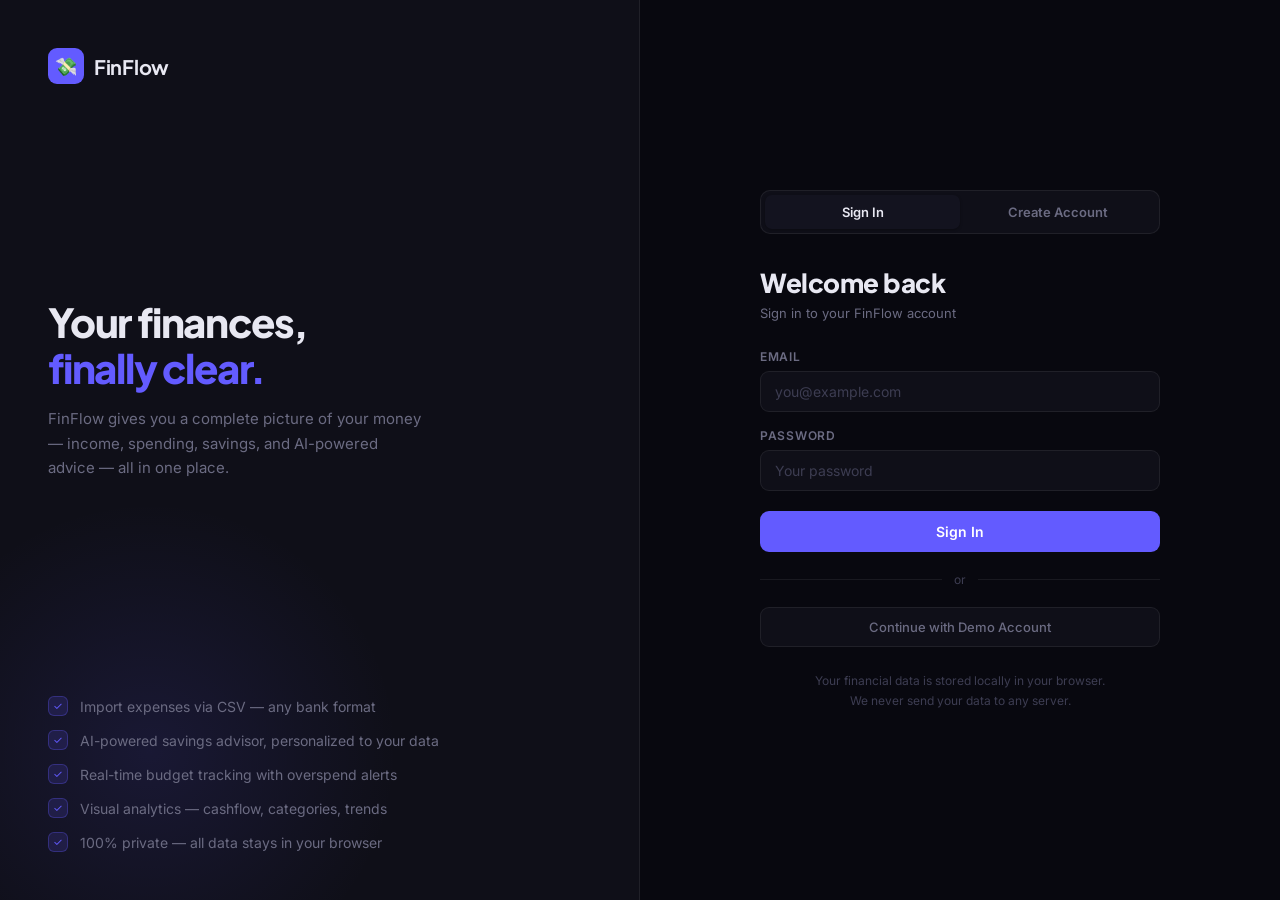
<file: finance-dashboard/login.html>
<!DOCTYPE html>
<html lang="en">
<head>
  <meta charset="UTF-8" />
  <meta name="viewport" content="width=device-width, initial-scale=1.0" />
  <title>FinFlow — Sign In</title>
  <meta name="description" content="Sign in to FinFlow — your personal finance command center." />
  <link rel="preconnect" href="https://fonts.googleapis.com" />
  <link rel="preconnect" href="https://fonts.gstatic.com" crossorigin />
  <link href="https://fonts.googleapis.com/css2?family=Plus+Jakarta+Sans:wght@300;400;500;600;700;800&family=Inter:wght@300;400;500;600&display=swap" rel="stylesheet" />
  <style>
    *, *::before, *::after { margin: 0; padding: 0; box-sizing: border-box; }

    :root {
      --bg:           #08080f;
      --surface:      #0f0f18;
      --card:         #13131f;
      --border:       rgba(255,255,255,0.07);
      --border-focus: rgba(99,91,255,0.5);
      --text:         #e8e8f2;
      --text-muted:   #6b6b82;
      --text-subtle:  #3d3d52;
      --accent:       #635bff;
      --accent-dim:   rgba(99,91,255,0.15);
      --accent-hover: #7c76ff;
      --success:      #22c55e;
      --error:        #ef4444;
      --error-dim:    rgba(239,68,68,0.1);
      --font-head:    'Plus Jakarta Sans', sans-serif;
      --font-body:    'Inter', sans-serif;
    }

    html, body {
      height: 100%;
      font-family: var(--font-body);
      background: var(--bg);
      color: var(--text);
      -webkit-font-smoothing: antialiased;
    }

    .auth-layout {
      display: grid;
      grid-template-columns: 1fr 1fr;
      min-height: 100vh;
    }

    /* ── Left Brand Panel ── */
    .brand-panel {
      background: var(--surface);
      border-right: 1px solid var(--border);
      padding: 48px;
      display: flex;
      flex-direction: column;
      justify-content: space-between;
      position: relative;
      overflow: hidden;
    }

    .brand-panel::before {
      content: '';
      position: absolute;
      width: 500px; height: 500px;
      background: radial-gradient(circle, rgba(99,91,255,0.12) 0%, transparent 70%);
      bottom: -100px; left: -100px;
      pointer-events: none;
    }

    .brand-logo {
      display: flex;
      align-items: center;
      gap: 10px;
    }

    .brand-logo-icon {
      width: 36px; height: 36px;
      background: var(--accent);
      border-radius: 9px;
      display: grid;
      place-items: center;
      font-size: 18px;
    }

    .brand-logo-name {
      font-family: var(--font-head);
      font-size: 20px;
      font-weight: 700;
      color: var(--text);
      letter-spacing: -0.3px;
    }

    .brand-headline {
      position: relative;
      z-index: 1;
    }

    .brand-headline h1 {
      font-family: var(--font-head);
      font-size: 40px;
      font-weight: 800;
      line-height: 1.15;
      letter-spacing: -1.2px;
      color: var(--text);
      margin-bottom: 16px;
    }

    .brand-headline h1 span {
      color: var(--accent);
    }

    .brand-headline p {
      font-size: 15px;
      color: var(--text-muted);
      line-height: 1.65;
      max-width: 380px;
    }

    .feature-list {
      display: flex;
      flex-direction: column;
      gap: 14px;
      position: relative;
      z-index: 1;
    }

    .feature-item {
      display: flex;
      align-items: center;
      gap: 12px;
      font-size: 14px;
      color: var(--text-muted);
    }

    .feature-check {
      width: 20px; height: 20px;
      background: var(--accent-dim);
      border: 1px solid rgba(99,91,255,0.3);
      border-radius: 6px;
      display: grid;
      place-items: center;
      flex-shrink: 0;
      color: var(--accent);
      font-size: 11px;
    }

    /* ── Right Auth Panel ── */
    .auth-panel {
      display: flex;
      align-items: center;
      justify-content: center;
      padding: 48px 32px;
      background: var(--bg);
    }

    .auth-box {
      width: 100%;
      max-width: 400px;
    }

    .auth-tabs {
      display: flex;
      background: var(--surface);
      border: 1px solid var(--border);
      border-radius: 10px;
      padding: 4px;
      margin-bottom: 32px;
    }

    .auth-tab {
      flex: 1;
      padding: 9px;
      text-align: center;
      font-size: 13px;
      font-weight: 600;
      color: var(--text-muted);
      border-radius: 7px;
      cursor: pointer;
      transition: all 0.15s ease;
      font-family: var(--font-body);
      border: none;
      background: none;
    }

    .auth-tab.active {
      background: var(--card);
      color: var(--text);
      box-shadow: 0 1px 3px rgba(0,0,0,0.3);
    }

    .auth-heading {
      margin-bottom: 28px;
    }

    .auth-heading h2 {
      font-family: var(--font-head);
      font-size: 26px;
      font-weight: 800;
      letter-spacing: -0.5px;
      margin-bottom: 6px;
    }

    .auth-heading p {
      font-size: 13px;
      color: var(--text-muted);
    }

    .form-group {
      margin-bottom: 16px;
    }

    .form-group label {
      display: block;
      font-size: 12px;
      font-weight: 600;
      color: var(--text-muted);
      text-transform: uppercase;
      letter-spacing: 0.06em;
      margin-bottom: 7px;
    }

    .form-group input {
      width: 100%;
      background: var(--surface);
      border: 1px solid var(--border);
      border-radius: 9px;
      padding: 11px 14px;
      font-size: 14px;
      font-family: var(--font-body);
      color: var(--text);
      transition: border-color 0.15s ease, background 0.15s ease;
      outline: none;
    }

    .form-group input:focus {
      border-color: var(--border-focus);
      background: rgba(99,91,255,0.04);
    }

    .form-group input::placeholder { color: var(--text-subtle); }

    .error-msg {
      background: var(--error-dim);
      border: 1px solid rgba(239,68,68,0.2);
      border-radius: 8px;
      padding: 10px 14px;
      font-size: 13px;
      color: #fca5a5;
      margin-bottom: 16px;
      display: none;
    }

    .error-msg.visible { display: block; }

    .btn-submit {
      width: 100%;
      background: var(--accent);
      color: #fff;
      border: none;
      border-radius: 9px;
      padding: 12px;
      font-size: 14px;
      font-weight: 600;
      font-family: var(--font-body);
      cursor: pointer;
      transition: background 0.15s ease, transform 0.1s ease, box-shadow 0.15s ease;
      margin-top: 4px;
      letter-spacing: 0.01em;
    }

    .btn-submit:hover {
      background: var(--accent-hover);
      box-shadow: 0 4px 20px rgba(99,91,255,0.35);
    }

    .btn-submit:active { transform: translateY(1px); }

    .btn-submit:disabled {
      opacity: 0.6;
      cursor: not-allowed;
      transform: none;
    }

    .divider {
      display: flex;
      align-items: center;
      gap: 12px;
      margin: 20px 0;
      color: var(--text-subtle);
      font-size: 12px;
    }

    .divider::before, .divider::after {
      content: '';
      flex: 1;
      height: 1px;
      background: var(--border);
    }

    .demo-btn {
      width: 100%;
      background: var(--surface);
      border: 1px solid var(--border);
      color: var(--text-muted);
      border-radius: 9px;
      padding: 11px;
      font-size: 13px;
      font-weight: 500;
      font-family: var(--font-body);
      cursor: pointer;
      transition: all 0.15s ease;
    }

    .demo-btn:hover {
      background: var(--card);
      border-color: rgba(255,255,255,0.12);
      color: var(--text);
    }

    .auth-footer {
      margin-top: 24px;
      font-size: 12px;
      color: var(--text-subtle);
      text-align: center;
      line-height: 1.6;
    }

    .form-section { display: none; }
    .form-section.active { display: block; }

    @media (max-width: 768px) {
      .auth-layout { grid-template-columns: 1fr; }
      .brand-panel { display: none; }
    }
  </style>
</head>
<body>
  <div class="auth-layout">
    <!-- Left: Brand Panel -->
    <div class="brand-panel">
      <div class="brand-logo">
        <div class="brand-logo-icon">💸</div>
        <span class="brand-logo-name">FinFlow</span>
      </div>

      <div class="brand-headline">
        <h1>Your finances,<br /><span>finally clear.</span></h1>
        <p>FinFlow gives you a complete picture of your money — income, spending, savings, and AI-powered advice — all in one place.</p>
      </div>

      <div class="feature-list">
        <div class="feature-item">
          <div class="feature-check">✓</div>
          Import expenses via CSV — any bank format
        </div>
        <div class="feature-item">
          <div class="feature-check">✓</div>
          AI-powered savings advisor, personalized to your data
        </div>
        <div class="feature-item">
          <div class="feature-check">✓</div>
          Real-time budget tracking with overspend alerts
        </div>
        <div class="feature-item">
          <div class="feature-check">✓</div>
          Visual analytics — cashflow, categories, trends
        </div>
        <div class="feature-item">
          <div class="feature-check">✓</div>
          100% private — all data stays in your browser
        </div>
      </div>
    </div>

    <!-- Right: Auth Panel -->
    <div class="auth-panel">
      <div class="auth-box">
        <div class="auth-tabs">
          <button class="auth-tab active" id="tab-signin">Sign In</button>
          <button class="auth-tab" id="tab-signup">Create Account</button>
        </div>

        <!-- Sign In Form -->
        <div class="form-section active" id="form-signin">
          <div class="auth-heading">
            <h2>Welcome back</h2>
            <p>Sign in to your FinFlow account</p>
          </div>
          <div class="error-msg" id="signin-error"></div>
          <div class="form-group">
            <label>Email</label>
            <input type="email" id="signin-email" placeholder="you@example.com" autocomplete="email" />
          </div>
          <div class="form-group">
            <label>Password</label>
            <input type="password" id="signin-password" placeholder="Your password" autocomplete="current-password" />
          </div>
          <button class="btn-submit" id="signin-btn">Sign In</button>
          <div class="divider">or</div>
          <button class="demo-btn" id="demo-btn">Continue with Demo Account</button>
          <div class="auth-footer">
            Your financial data is stored locally in your browser.<br />We never send your data to any server.
          </div>
        </div>

        <!-- Sign Up Form -->
        <div class="form-section" id="form-signup">
          <div class="auth-heading">
            <h2>Get started free</h2>
            <p>Create your personal finance account</p>
          </div>
          <div class="error-msg" id="signup-error"></div>
          <div class="form-group">
            <label>Full Name</label>
            <input type="text" id="signup-name" placeholder="Aditya Joshi" autocomplete="name" />
          </div>
          <div class="form-group">
            <label>Email</label>
            <input type="email" id="signup-email" placeholder="you@example.com" autocomplete="email" />
          </div>
          <div class="form-group">
            <label>Password</label>
            <input type="password" id="signup-password" placeholder="Min. 6 characters" autocomplete="new-password" />
          </div>
          <button class="btn-submit" id="signup-btn">Create Account</button>
          <div class="auth-footer">
            Your financial data is stored locally in your browser.<br />We never send your data to any server.
          </div>
        </div>

      </div>
    </div>
  </div>

  <script src="auth.js"></script>
  <script>
    // Tab switching
    const tabSignin = document.getElementById('tab-signin');
    const tabSignup = document.getElementById('tab-signup');
    const formSignin = document.getElementById('form-signin');
    const formSignup = document.getElementById('form-signup');

    tabSignin.addEventListener('click', () => {
      tabSignin.classList.add('active'); tabSignup.classList.remove('active');
      formSignin.classList.add('active'); formSignup.classList.remove('active');
    });
    tabSignup.addEventListener('click', () => {
      tabSignup.classList.add('active'); tabSignin.classList.remove('active');
      formSignup.classList.add('active'); formSignin.classList.remove('active');
    });

    function showError(id, msg) {
      const el = document.getElementById(id);
      el.textContent = msg; el.classList.add('visible');
    }
    function clearError(id) { document.getElementById(id).classList.remove('visible'); }

    // Sign In
    document.getElementById('signin-btn').addEventListener('click', () => {
      clearError('signin-error');
      const email    = document.getElementById('signin-email').value.trim();
      const password = document.getElementById('signin-password').value;
      if (!email || !password) return showError('signin-error', 'Please fill in all fields.');
      if (Auth.signIn(email, password)) {
        window.location.href = 'app.html';
      } else {
        showError('signin-error', 'Invalid email or password.');
      }
    });

    // Sign Up
    document.getElementById('signup-btn').addEventListener('click', () => {
      clearError('signup-error');
      const name  = document.getElementById('signup-name').value.trim();
      const email = document.getElementById('signup-email').value.trim();
      const pass  = document.getElementById('signup-password').value;
      if (!name || !email || !pass) return showError('signup-error', 'Please fill in all fields.');
      if (pass.length < 6) return showError('signup-error', 'Password must be at least 6 characters.');
      const result = Auth.signUp(name, email, pass);
      if (result.ok) {
        window.location.href = 'app.html';
      } else {
        showError('signup-error', result.error);
      }
    });

    // Demo
    document.getElementById('demo-btn').addEventListener('click', () => {
      Auth.signInDemo();
      window.location.href = 'app.html';
    });

    // Enter key support
    document.addEventListener('keydown', e => {
      if (e.key === 'Enter') {
        if (formSignin.classList.contains('active')) document.getElementById('signin-btn').click();
        else document.getElementById('signup-btn').click();
      }
    });

    // Already logged in?
    if (Auth.currentUser()) window.location.href = 'app.html';
  </script>
</body>
</html>
</file>
